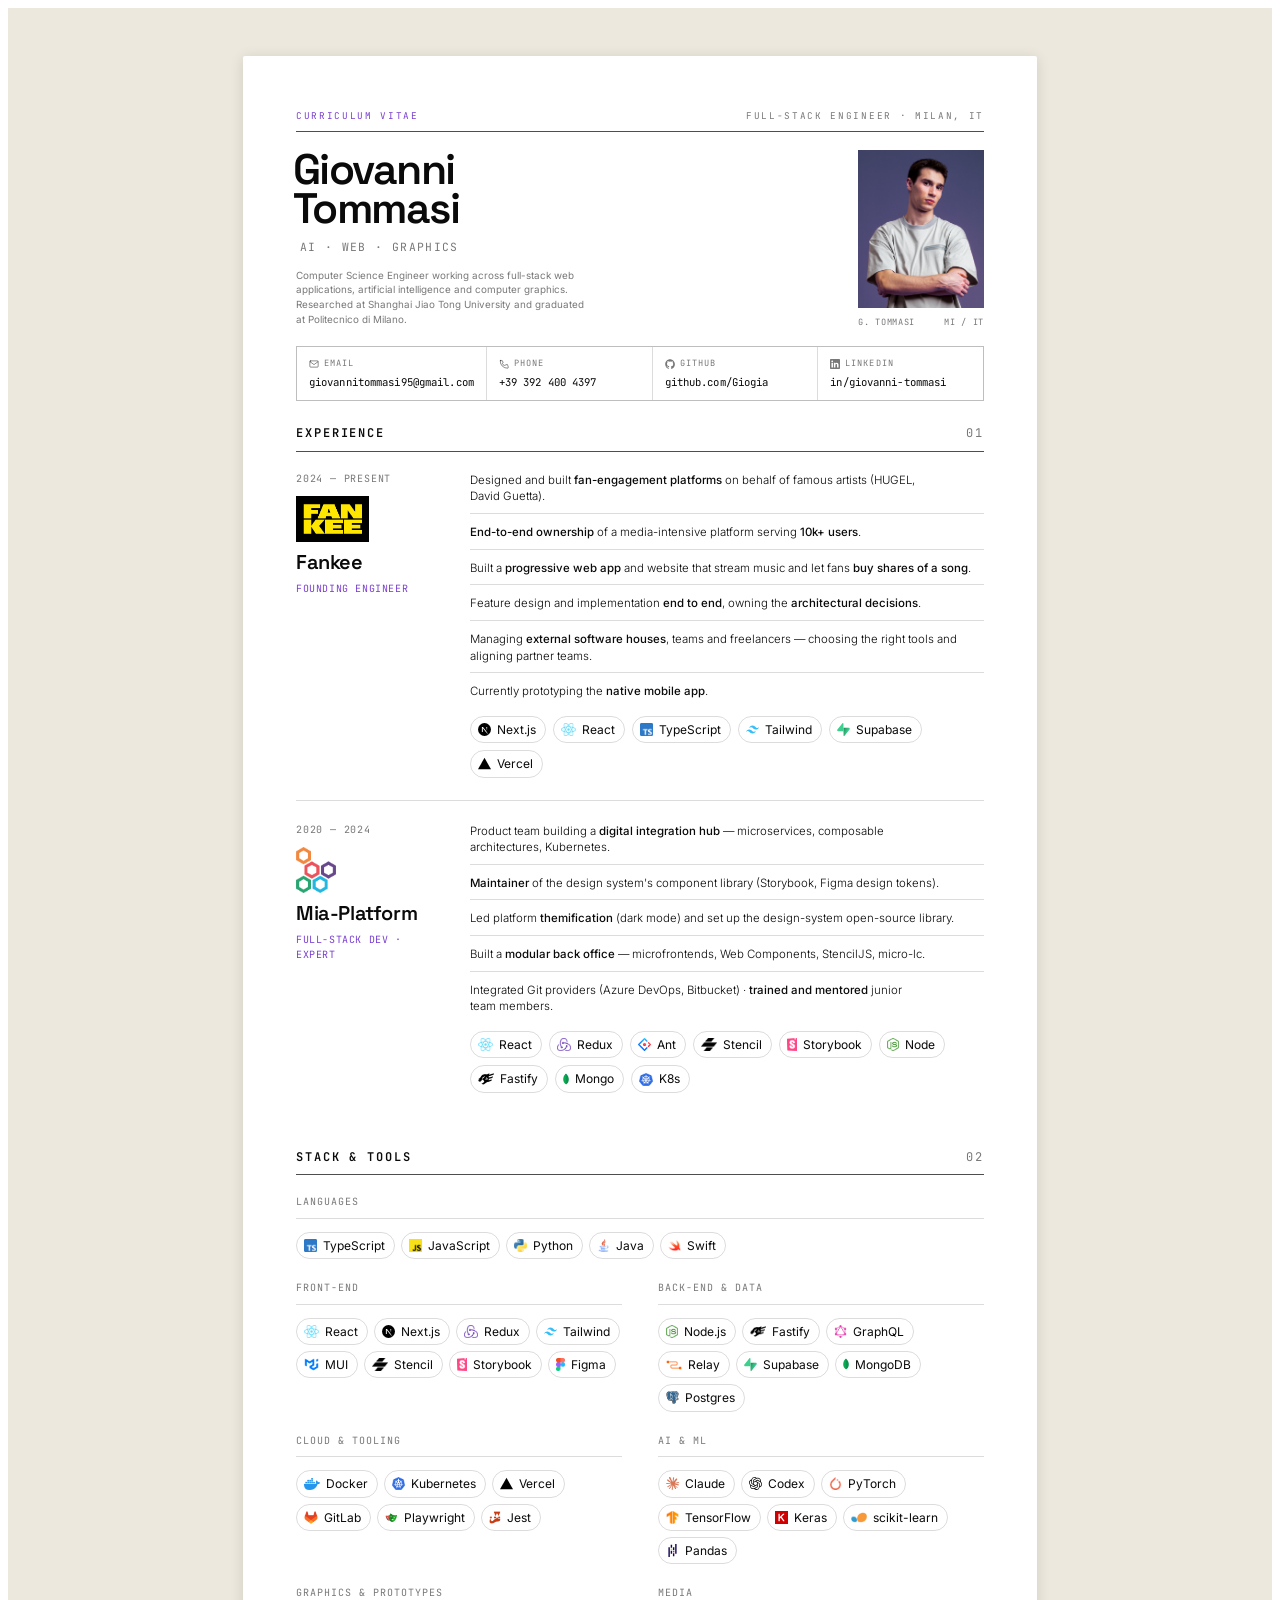
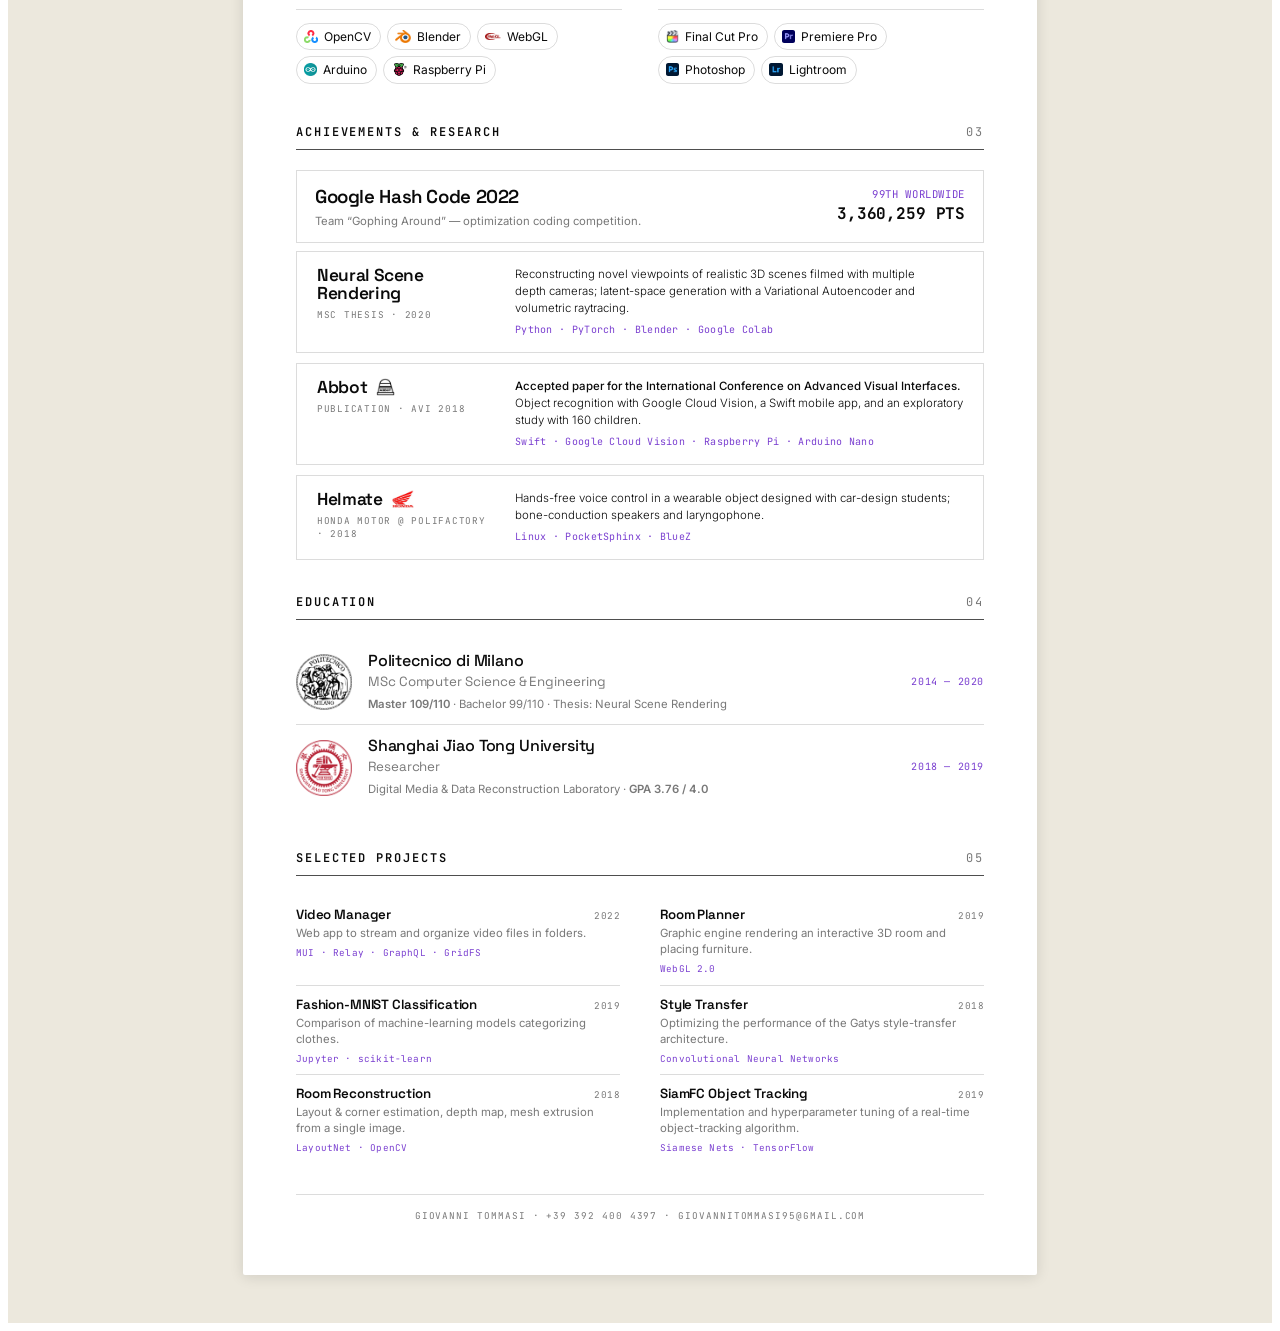
<file: cv/Giovanni-Tommasi-CV.html>
<!doctype html>
<html lang="en">
<head>
  <meta charset="utf-8" />
  <meta name="viewport" content="width=device-width, initial-scale=1" />
  <title>Giovanni Tommasi — Curriculum Vitae</title>

  <link rel="preconnect" href="https://fonts.googleapis.com">
  <link rel="preconnect" href="https://fonts.gstatic.com" crossorigin>
  <link href="https://fonts.googleapis.com/css2?family=Space+Grotesk:wght@400;500;600;700&family=Inter:wght@300;400;500;600&family=JetBrains+Mono:wght@400;500;600&display=swap" rel="stylesheet">

  <style>
    doc-page:not(:defined) { visibility: hidden; }

    :root {
      --ink: #0a0a0a;
      --paper: #f4f1ea;
      --paper-2: #ebe7dd;
      --muted: rgba(10, 10, 10, 0.55);
      --line: rgba(10, 10, 10, 0.14);
      --line-strong: rgba(10, 10, 10, 0.72);
      --accent: #7A3FD0;
      --f-display: "Space Grotesk", sans-serif;
      --f-mono: "JetBrains Mono", monospace;
      --f-body: "Inter", sans-serif;
    }

    * { -webkit-print-color-adjust: exact; print-color-adjust: exact; }

    doc-page {
      font-family: var(--f-body);
      color: var(--ink);
      font-size: 9pt;
      line-height: 1.45;
      -webkit-font-smoothing: antialiased;
    }

    /* ---------- MASTHEAD ---------- */
    .eyebrow {
      font-family: var(--f-mono);
      font-size: 7pt;
      letter-spacing: 0.18em;
      text-transform: uppercase;
      color: var(--muted);
      display: flex;
      justify-content: space-between;
      align-items: baseline;
      padding-bottom: 9px;
      margin-bottom: 18px;
      border-bottom: 1px solid var(--line-strong);
    }
    .eyebrow .dot { color: var(--accent); }

    .masthead {
      display: grid;
      grid-template-columns: 1fr 126px;
      gap: 34px;
      align-items: start;
    }
    .cv-name {
      font-family: var(--f-display);
      font-weight: 600;
      font-size: 32pt;
      letter-spacing: -0.035em;
      line-height: 0.9;
      margin: 0 0 0 -3px;
    }
    .cv-role {
      font-family: var(--f-mono);
      font-size: 8.5pt;
      letter-spacing: 0.12em;
      text-transform: uppercase;
      color: var(--muted);
      margin-top: 12px;
      margin-left: 4px;
    }
    .cv-summary {
      font-family: var(--f-body);
      font-weight: 400;
      font-size: 9pt;
      line-height: 1.5;
      letter-spacing: 0;
      color: var(--muted);
      margin: 12px 0 0;
      max-width: 48ch;
      text-wrap: pretty;
    }
    .cv-summary { font-size: 7.4pt; }
    .cv-summary .accent { color: var(--accent); }
    .cv-summary .accent { color: var(--accent); }
    .cv-tags {
      font-family: var(--f-mono);
      font-size: 8pt;
      letter-spacing: 0.12em;
      text-transform: uppercase;
      color: var(--muted);
      margin-top: 14px;
      display: flex;
      gap: 16px;
    }

    /* portrait */
    .portrait {
      position: relative;
      margin-top: 0;
    }
    .portrait .pf { position: relative; }
    .portrait .frame {
      position: relative;
      aspect-ratio: 4 / 5;
      overflow: hidden;
      background: var(--paper-2);
    }
    .portrait .frame img {
      width: 100%; height: 100%;
      object-fit: cover;
      object-position: center 18%;
    }
    .portrait .cnr {
      position: absolute; width: 15px; height: 15px;
      border: 1.5px solid var(--ink);
    }
    .portrait .cnr.tl { top: -8px; left: -8px; border-right: 0; border-bottom: 0; }
    .portrait .cnr.tr { top: -8px; right: -8px; border-left: 0; border-bottom: 0; }
    .portrait .cnr.bl { bottom: -8px; left: -8px; border-right: 0; border-top: 0; }
    .portrait .cnr.br { bottom: -8px; right: -8px; border-left: 0; border-top: 0; }
    .portrait .cap {
      display: flex; justify-content: space-between;
      margin-top: 8px;
      font-family: var(--f-mono);
      font-size: 6.5pt;
      letter-spacing: 0.08em;
      text-transform: uppercase;
      color: var(--muted);
    }

    /* contact bar */
    .contact-bar {
      display: grid;
      grid-template-columns: repeat(4, 1fr);
      gap: 1px;
      margin-top: 18px;
      background: var(--line);
      border: 1px solid var(--line);
    }
    .contact-bar .c {
      background: #fff;
      padding: 10px 12px;
    }
    .contact-bar .c .k {
      font-family: var(--f-mono);
      font-size: 6.5pt;
      letter-spacing: 0.12em;
      text-transform: uppercase;
      color: var(--muted);
      display: flex;
      align-items: center;
      gap: 5px;
      margin-bottom: 3px;
    }
    .contact-bar .c .k svg { width: 10px; height: 10px; flex-shrink: 0; }
    .contact-bar .c .v {
      font-family: var(--f-mono);
      font-size: 8pt;
      letter-spacing: 0.01em;
    }
    .contact-bar .c a { color: var(--ink); text-decoration: none; }

    /* ---------- SECTION ---------- */
    .sec { margin-top: 24px; }
    .sec-gap { margin-top: 40px; }
    .pagebreak { break-before: page; margin-top: 34px; }
    @media print { .pagebreak { margin-top: 0; } }
    .sec-title {
      font-family: var(--f-mono);
      font-size: 9pt;
      font-weight: 600;
      letter-spacing: 0.16em;
      text-transform: uppercase;
      padding-bottom: 8px;
      margin-bottom: 20px;
      border-bottom: 1px solid var(--line-strong);
      display: flex;
      justify-content: space-between;
      align-items: baseline;
    }
    .sec-title .ix { color: var(--muted); font-weight: 400; }

    /* ---------- EXPERIENCE ---------- */
    .job {
      display: grid;
      grid-template-columns: 150px 1fr;
      gap: 24px;
      padding-bottom: 22px;
      margin-bottom: 22px;
      border-bottom: 1px solid var(--line);
      break-inside: avoid;
    }
    .job:last-child { border-bottom: 0; margin-bottom: 0; }
    .job:first-child { margin-top: 6px; }
    .job-side { display: flex; flex-direction: column; gap: 10px; }
    .job-when {
      font-family: var(--f-mono);
      font-size: 7.5pt;
      letter-spacing: 0.08em;
      text-transform: uppercase;
      color: var(--muted);
    }
    .job-logo { height: 46px; display: flex; align-items: center; }
    .job-logo img { height: 100%; width: auto; max-width: 150px; object-fit: contain; }
    .job-co {
      font-family: var(--f-display);
      font-weight: 600;
      font-size: 15pt;
      letter-spacing: -0.02em;
      line-height: 1;
    }
    .job-role {
      font-family: var(--f-mono);
      font-size: 7.5pt;
      letter-spacing: 0.06em;
      text-transform: uppercase;
      color: var(--accent);
    }
    ul.pts {
      list-style: none;
      margin: 0 0 16px;
      padding: 0;
      display: flex;
      flex-direction: column;
      gap: 10px;
    }
    ul.pts li {
      position: relative;
      padding-left: 0;
      padding-bottom: 8px;
      border-bottom: 1px solid var(--line);
      font-size: 8.6pt;
      font-weight: 300;
      line-height: 1.45;
      text-wrap: pretty;
    }
    ul.pts li:last-child { border-bottom: 0; padding-bottom: 0; }
    ul.pts li::before {
      display: none;
    }
    ul.pts li b { font-weight: 500; color: var(--ink); }

    /* logo strip */
    .logostrip {
      display: flex;
      flex-wrap: wrap;
      align-items: center;
      gap: 7px;
      margin-top: 14px;
    }
    .logostrip .chip {
      display: inline-flex;
      align-items: center;
      gap: 6px;
      padding: 4px 9px 4px 7px;
      border: 1px solid var(--line);
      border-radius: 999px;
    }
    .logostrip .chip img { height: 13px; width: auto; max-width: 16px; object-fit: contain; display: block; }
    .logostrip .chip span {
      font-family: var(--f-mono);
      font-size: 7pt;
      letter-spacing: 0.02em;
    }

    /* ---------- STACK GRID ---------- */
    .stack-grid {
      display: grid;
      grid-template-columns: 1fr 1fr;
      gap: 22px 36px;
    }
    .stack-cat { break-inside: avoid; }
    .stack-cat.full { grid-column: 1 / -1; }
    .stack-cat .lbl {
      font-family: var(--f-mono);
      font-size: 7.5pt;
      letter-spacing: 0.1em;
      text-transform: uppercase;
      color: var(--muted);
      padding-bottom: 8px;
      margin-bottom: 13px;
      border-bottom: 1px solid var(--line);
    }
    .chips { display: flex; flex-wrap: wrap; gap: 6px; }
    .chip {
      display: inline-flex;
      align-items: center;
      gap: 6px;
      padding: 4px 9px 4px 7px;
      border: 1px solid var(--line);
      border-radius: 999px;
    }
    .chip img { height: 13px; width: auto; max-width: 16px; object-fit: contain; display: block; }
    .chip span {
      font-family: var(--f-mono);
      font-size: 7pt;
      letter-spacing: 0.02em;
      white-space: nowrap;
    }

    /* ---------- ROWS (edu / projects / achievements) ---------- */
    .edu {
      display: flex;
      align-items: center;
      gap: 16px;
      padding: 12px 0;
      border-bottom: 1px solid var(--line);
      break-inside: avoid;
    }
    .edu:last-child { border-bottom: 0; }
    .edu-crest { width: 56px; height: 56px; display: flex; align-items: center; justify-content: center; flex-shrink: 0; }
    .edu-crest img { max-width: 100%; max-height: 100%; object-fit: contain; }
    .edu-main { flex: 1; }
    .edu-main .t { font-family: var(--f-display); font-weight: 500; font-size: 12pt; letter-spacing: -0.01em; line-height: 1.1; }
    .edu-main .deg { font-family: var(--f-display); font-weight: 400; font-size: 10pt; letter-spacing: -0.005em; color: var(--muted); margin-top: 2px; }
    .edu-main .s { color: var(--muted); font-size: 8.5pt; margin-top: 5px; }
    .edu-when {
      font-family: var(--f-mono);
      font-size: 7.5pt;
      letter-spacing: 0.06em;
      text-transform: uppercase;
      color: var(--accent);
      white-space: nowrap;
    }

    .two { display: grid; grid-template-columns: 1fr 1fr; gap: 0 40px; }
    .proj {
      padding: 9px 0;
      border-bottom: 1px solid var(--line);
      break-inside: avoid;
    }
    .two .proj:nth-last-child(-n+2) { border-bottom: 0; }
    .proj-head {
      display: flex; justify-content: space-between; align-items: baseline; gap: 10px;
    }
    .proj-name { font-family: var(--f-display); font-weight: 600; font-size: 10pt; letter-spacing: -0.01em; }
    .proj-when {
      font-family: var(--f-mono);
      font-size: 7pt;
      letter-spacing: 0.05em;
      text-transform: uppercase;
      color: var(--muted);
      white-space: nowrap;
    }
    .proj-desc { color: var(--muted); font-size: 8.5pt; line-height: 1.4; margin-top: 2px; }
    .proj-stack {
      font-family: var(--f-mono);
      font-size: 7pt;
      letter-spacing: 0.02em;
      color: var(--accent);
      margin-top: 4px;
    }

    /* research — larger, higher-importance entries */
    .rlist { display: flex; flex-direction: column; gap: 10px; }
    .ritem {
      display: grid;
      grid-template-columns: 172px 1fr;
      gap: 26px;
      padding: 14px 20px;
      border: 1px solid var(--line);
      break-inside: avoid;
    }
    .ritem:last-child { padding-bottom: 14px; }
    .ritem-name { font-family: var(--f-display); font-weight: 600; font-size: 13pt; letter-spacing: -0.02em; line-height: 1.05; display: flex; align-items: center; gap: 9px; }
    .ritem-name img { height: 18px; width: auto; max-width: 38px; object-fit: contain; }
    .ritem-tag {
      font-family: var(--f-mono);
      font-size: 7pt;
      letter-spacing: 0.08em;
      text-transform: uppercase;
      color: var(--muted);
      margin-top: 6px;
    }
    .ritem-desc { font-size: 8.6pt; font-weight: 300; line-height: 1.5; text-wrap: pretty; }
    .ritem-stack {
      font-family: var(--f-mono);
      font-size: 7.5pt;
      letter-spacing: 0.03em;
      color: var(--accent);
      margin-top: 6px;
    }

    /* achievement highlight */
    .highlight {
      display: flex;
      justify-content: space-between;
      align-items: center;
      gap: 16px;
      background: transparent;
      border: 1px solid var(--line-strong);
      color: var(--ink);
      padding: 12px 18px;
      margin-bottom: 8px;
      break-inside: avoid;
      border-color: var(--line);
    }
    .highlight .h-main { font-family: var(--f-display); font-weight: 600; font-size: 14pt; letter-spacing: -0.02em; }
    .highlight .h-sub { font-size: 8.5pt; color: var(--muted); margin-top: 3px; }
    .highlight .h-metric {
      font-family: var(--f-mono);
      font-size: 8pt;
      letter-spacing: 0.06em;
      text-transform: uppercase;
      text-align: right;
      white-space: nowrap;
      color: var(--accent);
    }
    .highlight .h-metric b { color: var(--ink); font-size: 12pt; display: block; letter-spacing: -0.01em; }

    .foot-note {
      font-family: var(--f-mono);
      font-size: 7pt;
      letter-spacing: 0.1em;
      text-transform: uppercase;
      color: var(--muted);
      text-align: center;
      margin-top: 30px;
      padding-top: 14px;
      border-top: 1px solid var(--line);
    }

    a { color: var(--accent); }
  </style>
</head>
<body>
  <doc-page size="a4" margin="0.55in">

    <div class="eyebrow">
      <span style="color: var(--accent);">Curriculum Vitae</span>
      <span>Full-Stack Engineer · Milan, IT</span>
    </div>

    <!-- MASTHEAD -->
    <header class="masthead">
      <div>
        <h1 class="cv-name">Giovanni<br>Tommasi</h1>
        <div class="cv-role">AI · Web · Graphics</div>
        <p class="cv-summary">Computer Science Engineer working across full-stack web applications, artificial intelligence and computer graphics. Researched at Shanghai Jiao Tong University and graduated at Politecnico di Milano.</p>
      </div>
      <div class="portrait">
        <div class="pf">
          <div class="frame">
            <img src="../assets/portrait.jpg" alt="Giovanni Tommasi" />
          </div>
        </div>
        <div class="cap"><span>G. Tommasi</span><span>MI / IT</span></div>
      </div>
    </header>

    <div class="contact-bar">
      <div class="c"><span class="k"><svg viewBox="0 0 24 24" fill="none" stroke="currentColor" stroke-width="2" stroke-linecap="round" stroke-linejoin="round"><rect x="2" y="4.5" width="20" height="15" rx="2"/><path d="m2.5 6.5 9.5 7 9.5-7"/></svg>Email</span><span class="v"><a href="mailto:giovannitommasi95@gmail.com">giovannitommasi95@gmail.com</a></span></div>
      <div class="c"><span class="k"><svg viewBox="0 0 24 24" fill="none" stroke="currentColor" stroke-width="2" stroke-linecap="round" stroke-linejoin="round"><path d="M4 4h4l2 5-2.5 1.5a11 11 0 005 5L20 13l2 5v3a1 1 0 01-1 1A17 17 0 013 4a1 1 0 011-1z"/></svg>Phone</span><span class="v">+39 392 400 4397</span></div>
      <div class="c"><span class="k"><svg viewBox="0 0 24 24" fill="currentColor"><path d="M12 .5C5.7.5.5 5.7.5 12.3c0 5.2 3.4 9.6 8.1 11.2.6.1.8-.3.8-.6v-2c-3.3.7-4-1.6-4-1.6-.5-1.4-1.3-1.8-1.3-1.8-1.1-.7.1-.7.1-.7 1.2.1 1.8 1.2 1.8 1.2 1.1 1.8 2.8 1.3 3.5 1 .1-.8.4-1.3.8-1.6-2.7-.3-5.5-1.3-5.5-5.9 0-1.3.5-2.4 1.2-3.2-.1-.3-.5-1.5.1-3.2 0 0 1-.3 3.3 1.2a11.5 11.5 0 016 0C17.3 5 18.3 5.3 18.3 5.3c.6 1.7.2 2.9.1 3.2.8.8 1.2 1.9 1.2 3.2 0 4.6-2.8 5.6-5.5 5.9.4.4.8 1.1.8 2.2v3.3c0 .3.2.7.8.6 4.7-1.6 8.1-6 8.1-11.2C23.5 5.7 18.3.5 12 .5z"/></svg>GitHub</span><span class="v"><a href="https://github.com/Giogia">github.com/Giogia</a></span></div>
      <div class="c"><span class="k"><svg viewBox="0 0 24 24" fill="currentColor"><path d="M20.45 20.45h-3.56v-5.57c0-1.33-.03-3.04-1.85-3.04-1.85 0-2.14 1.45-2.14 2.94v5.67H9.34V9h3.42v1.56h.05c.48-.9 1.64-1.85 3.37-1.85 3.6 0 4.27 2.37 4.27 5.46v6.28zM5.34 7.43a2.06 2.06 0 110-4.13 2.06 2.06 0 010 4.13zM7.12 20.45H3.55V9h3.57v11.45zM22.22 0H1.77C.79 0 0 .77 0 1.72v20.56C0 23.23.79 24 1.77 24h20.45c.98 0 1.78-.77 1.78-1.72V1.72C24 .77 23.2 0 22.22 0z"/></svg>LinkedIn</span><span class="v"><a href="https://www.linkedin.com/in/giovanni-tommasi/">in/giovanni-tommasi</a></span></div>
    </div>

    <!-- EXPERIENCE -->
    <section class="sec">
      <div class="sec-title"><span>Experience</span><span class="ix">01</span></div>

      <div class="job">
        <div class="job-side">
          <div class="job-when">2024 — Present</div>
          <div class="job-logo"><img src="../assets/logos/Fankee-badge.png" alt="Fankee" /></div>
          <div class="job-co">Fankee</div>
          <div class="job-role">Founding Engineer</div>
        </div>
        <div class="job-content">
          <ul class="pts">
            <li>Designed and built <b>fan-engagement platforms</b> on behalf of famous artists (HUGEL, David Guetta).</li>
            <li><b>End-to-end ownership</b> of a media-intensive platform serving <b>10k+ users</b>.</li>
            <li>Built a <b>progressive web app</b> and website that stream music and let fans <b>buy shares of a song</b>.</li>
            <li>Feature design and implementation <b>end to end</b>, owning the <b>architectural decisions</b>.</li>
            <li>Managing <b>external software houses</b>, teams and freelancers — choosing the right tools and aligning partner teams.</li>
            <li>Currently prototyping the <b>native mobile app</b>.</li>
          </ul>
          <div class="logostrip">
            <span class="chip"><img src="../assets/tools/NextJS.svg" alt="">Next.js</span>
            <span class="chip"><img src="../assets/tools/ReactJS.png" alt="">React</span>
            <span class="chip"><img src="../assets/tools/TS.png" alt="">TypeScript</span>
            <span class="chip"><img src="../assets/tools/Tailwind.svg" alt="">Tailwind</span>
            <span class="chip"><img src="../assets/tools/Supabase.svg" alt="">Supabase</span>
            <span class="chip"><img src="../assets/tools/Vercel.svg" alt="">Vercel</span>
          </div>
        </div>
      </div>

      <div class="job">
        <div class="job-side">
          <div class="job-when">2020 — 2024</div>
          <div class="job-logo"><img src="../assets/logos/Mia-Platform-2x.png" alt="Mia-Platform" /></div>
          <div class="job-co">Mia-Platform</div>
          <div class="job-role">Full-Stack Dev · Expert</div>
        </div>
        <div class="job-content">
          <ul class="pts">
            <li>Product team building a <b>digital integration hub</b> — microservices, composable architectures, Kubernetes.</li>
            <li><b>Maintainer</b> of the design system's component library (Storybook, Figma design tokens).</li>
            <li>Led platform <b>themification</b> (dark mode) and set up the design-system open-source library.</li>
            <li>Built a <b>modular back office</b> — microfrontends, Web Components, StencilJS, micro-lc.</li>
            <li>Integrated Git providers (Azure DevOps, Bitbucket) · <b>trained and mentored</b> junior team members.</li>
          </ul>
          <div class="logostrip">
            <span class="chip"><img src="../assets/tools/ReactJS.png" alt="">React</span>
            <span class="chip"><img src="../assets/tools/ReduxJS.png" alt="">Redux</span>
            <span class="chip"><img src="../assets/tools/Ant.png" alt="">Ant</span>
            <span class="chip"><img src="../assets/tools/StencilJS.png" alt="">Stencil</span>
            <span class="chip"><img src="../assets/tools/Storybook.png" alt="">Storybook</span>
            <span class="chip"><img src="../assets/tools/NodeJS.png" alt="">Node</span>
            <span class="chip"><img src="../assets/tools/Fastify.png" alt="">Fastify</span>
            <span class="chip"><img src="../assets/tools/MongoDB.png" alt="">Mongo</span>
            <span class="chip"><img src="../assets/tools/Kubernetes.png" alt="">K8s</span>
          </div>
        </div>
      </div>
    </section>

    <!-- STACK & TOOLS -->
    <section class="sec pagebreak">
      <div class="sec-title"><span>Stack &amp; Tools</span><span class="ix">02</span></div>
      <div class="stack-grid">
        <div class="stack-cat full">
          <div class="lbl">Languages</div>
          <div class="chips">
            <span class="chip"><img src="../assets/tools/TS.png" alt="">TypeScript</span>
            <span class="chip"><img src="../assets/tools/JS.png" alt="">JavaScript</span>
            <span class="chip"><img src="../assets/tools/Python.png" alt="">Python</span>
            <span class="chip"><img src="../assets/tools/Java.png" alt="">Java</span>
            <span class="chip"><img src="../assets/tools/Swift.png" alt="">Swift</span>
          </div>
        </div>
        <div class="stack-cat">
          <div class="lbl">Front-end</div>
          <div class="chips">
            <span class="chip"><img src="../assets/tools/ReactJS.png" alt="">React</span>
            <span class="chip"><img src="../assets/tools/NextJS.svg" alt="">Next.js</span>
            <span class="chip"><img src="../assets/tools/ReduxJS.png" alt="">Redux</span>
            <span class="chip"><img src="../assets/tools/Tailwind.svg" alt="">Tailwind</span>
            <span class="chip"><img src="../assets/tools/Mui.png" alt="">MUI</span>
            <span class="chip"><img src="../assets/tools/StencilJS.png" alt="">Stencil</span>
            <span class="chip"><img src="../assets/tools/Storybook.png" alt="">Storybook</span>
            <span class="chip"><img src="../assets/tools/Figma.png" alt="">Figma</span>
          </div>
        </div>
        <div class="stack-cat">
          <div class="lbl">Back-end &amp; Data</div>
          <div class="chips">
            <span class="chip"><img src="../assets/tools/NodeJS.png" alt="">Node.js</span>
            <span class="chip"><img src="../assets/tools/Fastify.png" alt="">Fastify</span>
            <span class="chip"><img src="../assets/tools/GraphQL.png" alt="">GraphQL</span>
            <span class="chip"><img src="../assets/tools/Relay.png" alt="">Relay</span>
            <span class="chip"><img src="../assets/tools/Supabase.svg" alt="">Supabase</span>
            <span class="chip"><img src="../assets/tools/MongoDB.png" alt="">MongoDB</span>
            <span class="chip"><img src="../assets/tools/Postgres.svg" alt="">Postgres</span>
          </div>
        </div>
        <div class="stack-cat">
          <div class="lbl">Cloud &amp; Tooling</div>
          <div class="chips">
            <span class="chip"><img src="../assets/tools/Docker.png" alt="">Docker</span>
            <span class="chip"><img src="../assets/tools/Kubernetes.png" alt="">Kubernetes</span>
            <span class="chip"><img src="../assets/tools/Vercel.svg" alt="">Vercel</span>
            <span class="chip"><img src="../assets/tools/Gitlab.png" alt="">GitLab</span>
            <span class="chip"><img src="../assets/tools/Playwright.png" alt="">Playwright</span>
            <span class="chip"><img src="../assets/tools/Jest.png" alt="">Jest</span>
          </div>
        </div>
        <div class="stack-cat">
          <div class="lbl">AI &amp; ML</div>
          <div class="chips">
            <span class="chip"><img src="../assets/tools/Claude.svg" alt="">Claude</span>
            <span class="chip"><img src="../assets/tools/OpenAI.svg" alt="">Codex</span>
            <span class="chip"><img src="../assets/tools/Pytorch.png" alt="">PyTorch</span>
            <span class="chip"><img src="../assets/tools/Tensorflow.png" alt="">TensorFlow</span>
            <span class="chip"><img src="../assets/tools/Keras.svg" alt="">Keras</span>
            <span class="chip"><img src="../assets/tools/ScikitLearn.png" alt="">scikit-learn</span>
            <span class="chip"><img src="../assets/tools/Pandas.svg" alt="">Pandas</span>
          </div>
        </div>
        <div class="stack-cat">
          <div class="lbl">Graphics &amp; Prototypes</div>
          <div class="chips">
            <span class="chip"><img src="../assets/tools/OpenCV.png" alt="">OpenCV</span>
            <span class="chip"><img src="../assets/tools/Blender.png" alt="">Blender</span>
            <span class="chip"><img src="../assets/tools/WebGL.png" alt="">WebGL</span>
            <span class="chip"><img src="../assets/tools/Arduino.png" alt="">Arduino</span>
            <span class="chip"><img src="../assets/tools/RaspberryPi.png" alt="">Raspberry Pi</span>
          </div>
        </div>
        <div class="stack-cat">
          <div class="lbl">Media</div>
          <div class="chips">
            <span class="chip"><img src="../assets/tools/FinalCut.png" alt="">Final Cut Pro</span>
            <span class="chip"><img src="../assets/tools/Premiere.png" alt="">Premiere Pro</span>
            <span class="chip"><img src="../assets/tools/Photoshop.png" alt="">Photoshop</span>
            <span class="chip"><img src="../assets/tools/Lightroom.png" alt="">Lightroom</span>
          </div>
        </div>
      </div>
    </section>

    <!-- ACHIEVEMENTS & RESEARCH -->
    <section class="sec sec-gap">
      <div class="sec-title"><span>Achievements &amp; Research</span><span class="ix">03</span></div>

      <div class="highlight">
        <div>
          <div class="h-main">Google Hash Code 2022</div>
          <div class="h-sub">Team “Gophing Around” — optimization coding competition.</div>
        </div>
        <div class="h-metric">99th worldwide<b>3,360,259 pts</b></div>
      </div>

      <div class="rlist">
        <div class="ritem">
          <div>
            <div class="ritem-name">Neural Scene Rendering</div>
            <div class="ritem-tag">MSc Thesis · 2020</div>
          </div>
          <div>
            <div class="ritem-desc">Reconstructing novel viewpoints of realistic 3D scenes filmed with multiple depth cameras; latent-space generation with a Variational Autoencoder and volumetric raytracing.</div>
            <div class="ritem-stack">Python · PyTorch · Blender · Google Colab</div>
          </div>
        </div>
        <div class="ritem">
          <div>
            <div class="ritem-name">Abbot<img src="../assets/logos/Abbot.png" alt=""></div>
            <div class="ritem-tag">Publication · AVI 2018</div>
          </div>
          <div>
            <div class="ritem-desc"><span style="font-weight: 500;">Accepted paper for the International Conference on Advanced Visual Interfaces.</span> Object recognition with Google Cloud Vision, a Swift mobile app, and an exploratory study with 160 children.</div>
            <div class="ritem-stack">Swift · Google Cloud Vision · Raspberry Pi · Arduino Nano</div>
          </div>
        </div>
        <div class="ritem">
          <div>
            <div class="ritem-name">Helmate<img src="../assets/logos/Honda.png" alt=""></div>
            <div class="ritem-tag">Honda Motor @ Polifactory · 2018</div>
          </div>
          <div>
            <div class="ritem-desc">Hands-free voice control in a wearable object designed with car-design students; bone-conduction speakers and laryngophone.</div>
            <div class="ritem-stack">Linux · PocketSphinx · BlueZ</div>
          </div>
        </div>
      </div>
    </section>

    <!-- EDUCATION -->
    <section class="sec pagebreak">
      <div class="sec-title"><span>Education</span><span class="ix">04</span></div>
      <div class="edu">
        <div class="edu-crest"><img src="../assets/logos/Politecnico-2x.png" alt="Politecnico di Milano" /></div>
        <div class="edu-main">
          <div class="t">Politecnico di Milano</div>
          <div class="deg">MSc Computer Science &amp; Engineering</div>
          <div class="s"><span style="font-weight: 600;">Master 109/110</span> · Bachelor 99/110 · Thesis: Neural Scene Rendering</div>
        </div>
        <div class="edu-when">2014 — 2020</div>
      </div>
      <div class="edu">
        <div class="edu-crest"><img src="../assets/logos/JiaoTong-2x.png" alt="Shanghai Jiao Tong University" /></div>
        <div class="edu-main">
          <div class="t">Shanghai Jiao Tong University</div>
          <div class="deg">Researcher</div>
          <div class="s">Digital Media &amp; Data Reconstruction Laboratory · <span style="font-weight: 600;">GPA 3.76 / 4.0</span></div>
        </div>
        <div class="edu-when">2018 — 2019</div>
      </div>
    </section>

    <!-- SELECTED PROJECTS -->
    <section class="sec sec-gap">
      <div class="sec-title"><span>Selected Projects</span><span class="ix">05</span></div>
      <div class="two">
        <div class="proj">
          <div class="proj-head"><span class="proj-name">Video Manager</span><span class="proj-when">2022</span></div>
          <div class="proj-desc">Web app to stream and organize video files in folders.</div>
          <div class="proj-stack">MUI · Relay · GraphQL · GridFS</div>
        </div>
        <div class="proj">
          <div class="proj-head"><span class="proj-name">Room Planner</span><span class="proj-when">2019</span></div>
          <div class="proj-desc">Graphic engine rendering an interactive 3D room and placing furniture.</div>
          <div class="proj-stack">WebGL 2.0</div>
        </div>
        <div class="proj">
          <div class="proj-head"><span class="proj-name">Fashion-MNIST Classification</span><span class="proj-when">2019</span></div>
          <div class="proj-desc">Comparison of machine-learning models categorizing clothes.</div>
          <div class="proj-stack">Jupyter · scikit-learn</div>
        </div>
        <div class="proj">
          <div class="proj-head"><span class="proj-name">Style Transfer</span><span class="proj-when">2018</span></div>
          <div class="proj-desc">Optimizing the performance of the Gatys style-transfer architecture.</div>
          <div class="proj-stack">Convolutional Neural Networks</div>
        </div>
        <div class="proj">
          <div class="proj-head"><span class="proj-name">Room Reconstruction</span><span class="proj-when">2018</span></div>
          <div class="proj-desc">Layout &amp; corner estimation, depth map, mesh extrusion from a single image.</div>
          <div class="proj-stack">LayoutNet · OpenCV</div>
        </div>
        <div class="proj">
          <div class="proj-head"><span class="proj-name">SiamFC Object Tracking</span><span class="proj-when">2019</span></div>
          <div class="proj-desc">Implementation and hyperparameter tuning of a real-time object-tracking algorithm.</div>
          <div class="proj-stack">Siamese Nets · TensorFlow</div>
        </div>
      </div>
    </section>

    <div class="foot-note">Giovanni Tommasi · +39 392 400 4397 · giovannitommasi95@gmail.com</div>

  </doc-page>
  <script src="doc-page.js"></script>
</body>
</html>
</file>
